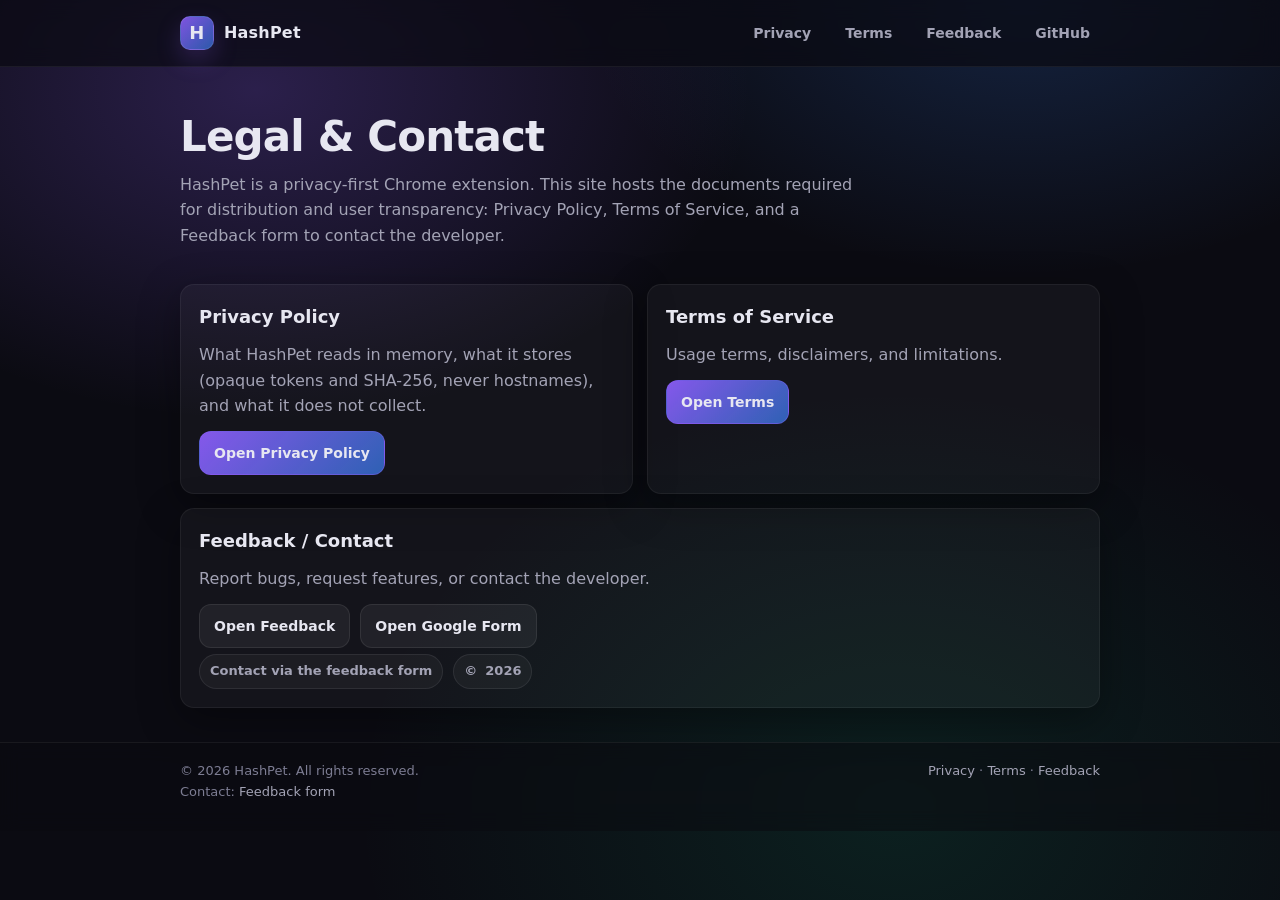
<file: index.html>
<!doctype html>
<html lang="en">
  <head>
    <meta charset="utf-8" />
    <meta name="viewport" content="width=device-width, initial-scale=1" />
    <meta name="color-scheme" content="dark light" />
    <meta name="theme-color" content="#8b5cf6" />
    <meta
      name="description"
      content="HashPet legal documents and contact link: privacy policy, terms of service, and feedback."
    />
    <title>HashPet — Legal & Contact</title>
    <link rel="stylesheet" href="assets/styles.css" />
    <script defer src="assets/config.js"></script>
    <script defer src="assets/app.js"></script>
  </head>
  <body>
    <a class="skip-link" href="#content">Skip to content</a>

    <header class="site-header">
      <div class="container header-inner">
        <a class="brand" href="./">
          <span class="brand-mark" aria-hidden="true"><span>H</span></span>
          <span>HashPet</span>
        </a>
        <nav class="nav" aria-label="Primary navigation">
          <a href="privacy/">Privacy</a>
          <a href="terms/">Terms</a>
          <a href="feedback/">Feedback</a>
          <a data-repo-link href="#" rel="noopener noreferrer" target="_blank">GitHub</a>
        </nav>
      </div>
    </header>

    <main id="content" class="container">
      <section class="hero">
        <h1>Legal & Contact</h1>
        <p>
          HashPet is a privacy-first Chrome extension. This site hosts the documents required for distribution and user
          transparency: Privacy Policy, Terms of Service, and a Feedback form to contact the developer.
        </p>
      </section>

      <section class="grid" aria-label="Quick links">
        <article class="card span-6">
          <div class="card-inner">
            <h2>Privacy Policy</h2>
            <p>What HashPet reads in memory, what it stores (opaque tokens and SHA-256, never hostnames), and what it does not collect.</p>
            <div class="buttons">
              <a class="btn primary" href="privacy/">Open Privacy Policy</a>
            </div>
          </div>
        </article>

        <article class="card span-6">
          <div class="card-inner">
            <h2>Terms of Service</h2>
            <p>Usage terms, disclaimers, and limitations.</p>
            <div class="buttons">
              <a class="btn primary" href="terms/">Open Terms</a>
            </div>
          </div>
        </article>

        <article class="card">
          <div class="card-inner">
            <h2>Feedback / Contact</h2>
            <p>Report bugs, request features, or contact the developer.</p>
            <div class="buttons">
              <a class="btn" href="feedback/">Open Feedback</a>
              <a class="btn" data-feedback-link href="#" rel="noopener noreferrer" target="_blank">Open Google Form</a>
            </div>
            <div class="meta">
              <span class="badge">Contact via the feedback form</span>
              <span class="badge">© <span data-year></span></span>
            </div>
          </div>
        </article>
      </section>
    </main>

    <footer class="site-footer">
      <div class="container footer-inner">
        <div>
          © <span data-year></span> HashPet. All rights reserved.
          <div class="muted">Contact: <a href="feedback/">Feedback form</a></div>
        </div>
        <div>
          <a href="privacy/">Privacy</a> · <a href="terms/">Terms</a> · <a href="feedback/">Feedback</a>
        </div>
      </div>
    </footer>
  </body>
</html>
</file>
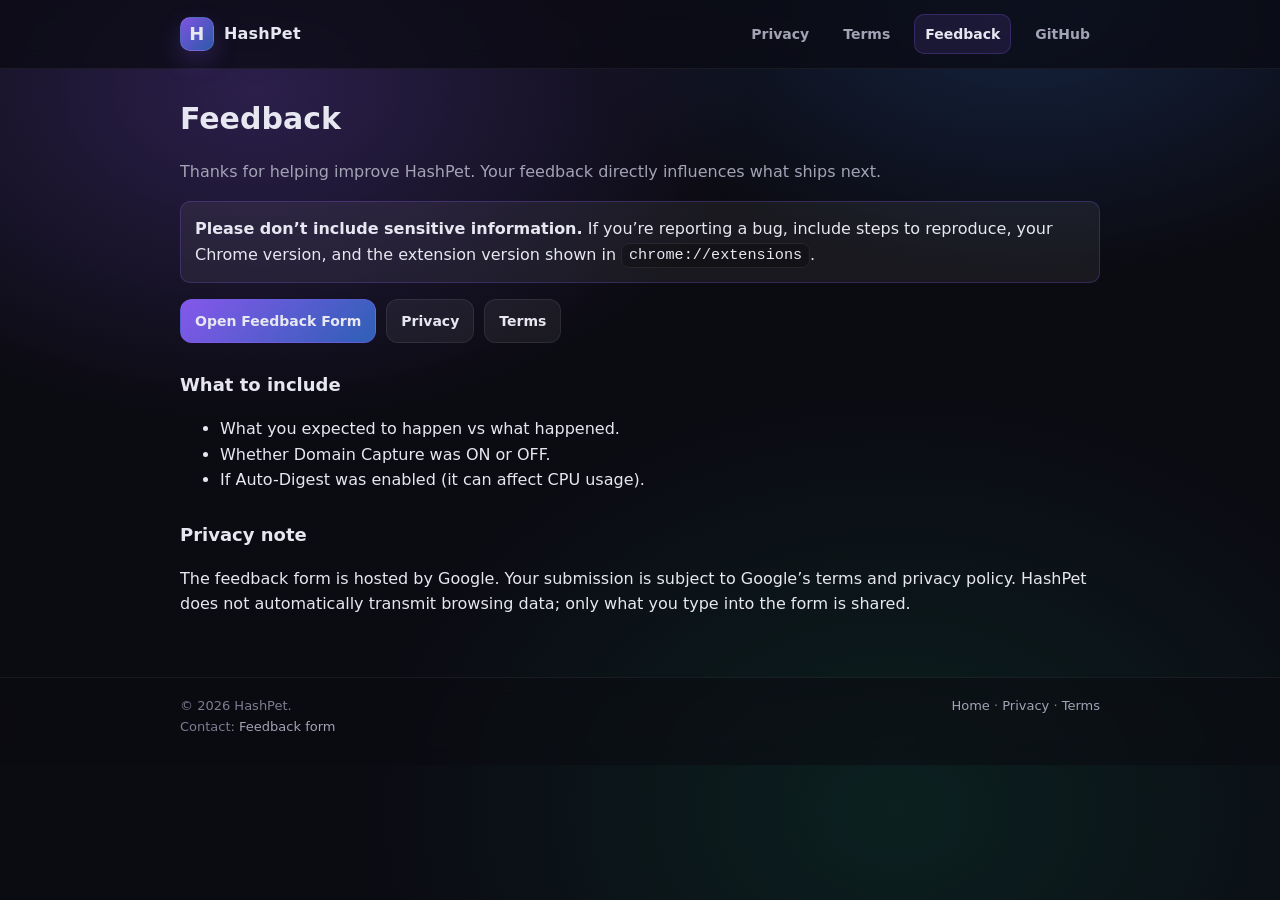
<file: feedback/index.html>
<!doctype html>
<html lang="en">
  <head>
    <meta charset="utf-8" />
    <meta name="viewport" content="width=device-width, initial-scale=1" />
    <meta name="color-scheme" content="dark light" />
    <meta name="theme-color" content="#8b5cf6" />
    <meta name="description" content="Send feedback for HashPet." />
    <title>HashPet — Feedback</title>
    <link rel="stylesheet" href="../assets/styles.css" />
    <script defer src="../assets/config.js"></script>
    <script defer src="../assets/app.js"></script>
  </head>
  <body>
    <a class="skip-link" href="#content">Skip to content</a>

    <header class="site-header">
      <div class="container header-inner">
        <a class="brand" href="../">
          <span class="brand-mark" aria-hidden="true"><span>H</span></span>
          <span>HashPet</span>
        </a>
        <nav class="nav" aria-label="Primary navigation">
          <a href="../privacy/">Privacy</a>
          <a href="../terms/">Terms</a>
          <a href="./" aria-current="page">Feedback</a>
          <a data-repo-link href="#" rel="noopener noreferrer" target="_blank">GitHub</a>
        </nav>
      </div>
    </header>

    <main id="content" class="container legal">
      <h1>Feedback</h1>
      <p class="lede">Thanks for helping improve HashPet. Your feedback directly influences what ships next.</p>

      <div class="callout">
        <strong>Please don’t include sensitive information.</strong> If you’re reporting a bug, include steps to reproduce,
        your Chrome version, and the extension version shown in <code>chrome://extensions</code>.
      </div>

      <div class="buttons">
        <a class="btn primary" data-feedback-link href="#" rel="noopener noreferrer" target="_blank">Open Feedback Form</a>
        <a class="btn" href="../privacy/">Privacy</a>
        <a class="btn" href="../terms/">Terms</a>
      </div>

      <h2>What to include</h2>
      <ul>
        <li>What you expected to happen vs what happened.</li>
        <li>Whether Domain Capture was ON or OFF.</li>
        <li>If Auto-Digest was enabled (it can affect CPU usage).</li>
      </ul>

      <h2>Privacy note</h2>
      <p>
        The feedback form is hosted by Google. Your submission is subject to Google’s terms and privacy policy. HashPet does
        not automatically transmit browsing data; only what you type into the form is shared.
      </p>
    </main>

    <footer class="site-footer">
      <div class="container footer-inner">
        <div>
          © <span data-year></span> HashPet.
          <div class="muted">Contact: <a data-feedback-link href="#" rel="noopener noreferrer" target="_blank">Feedback form</a></div>
        </div>
        <div>
          <a href="../">Home</a> · <a href="../privacy/">Privacy</a> · <a href="../terms/">Terms</a>
        </div>
      </div>
    </footer>
  </body>
</html>
</file>
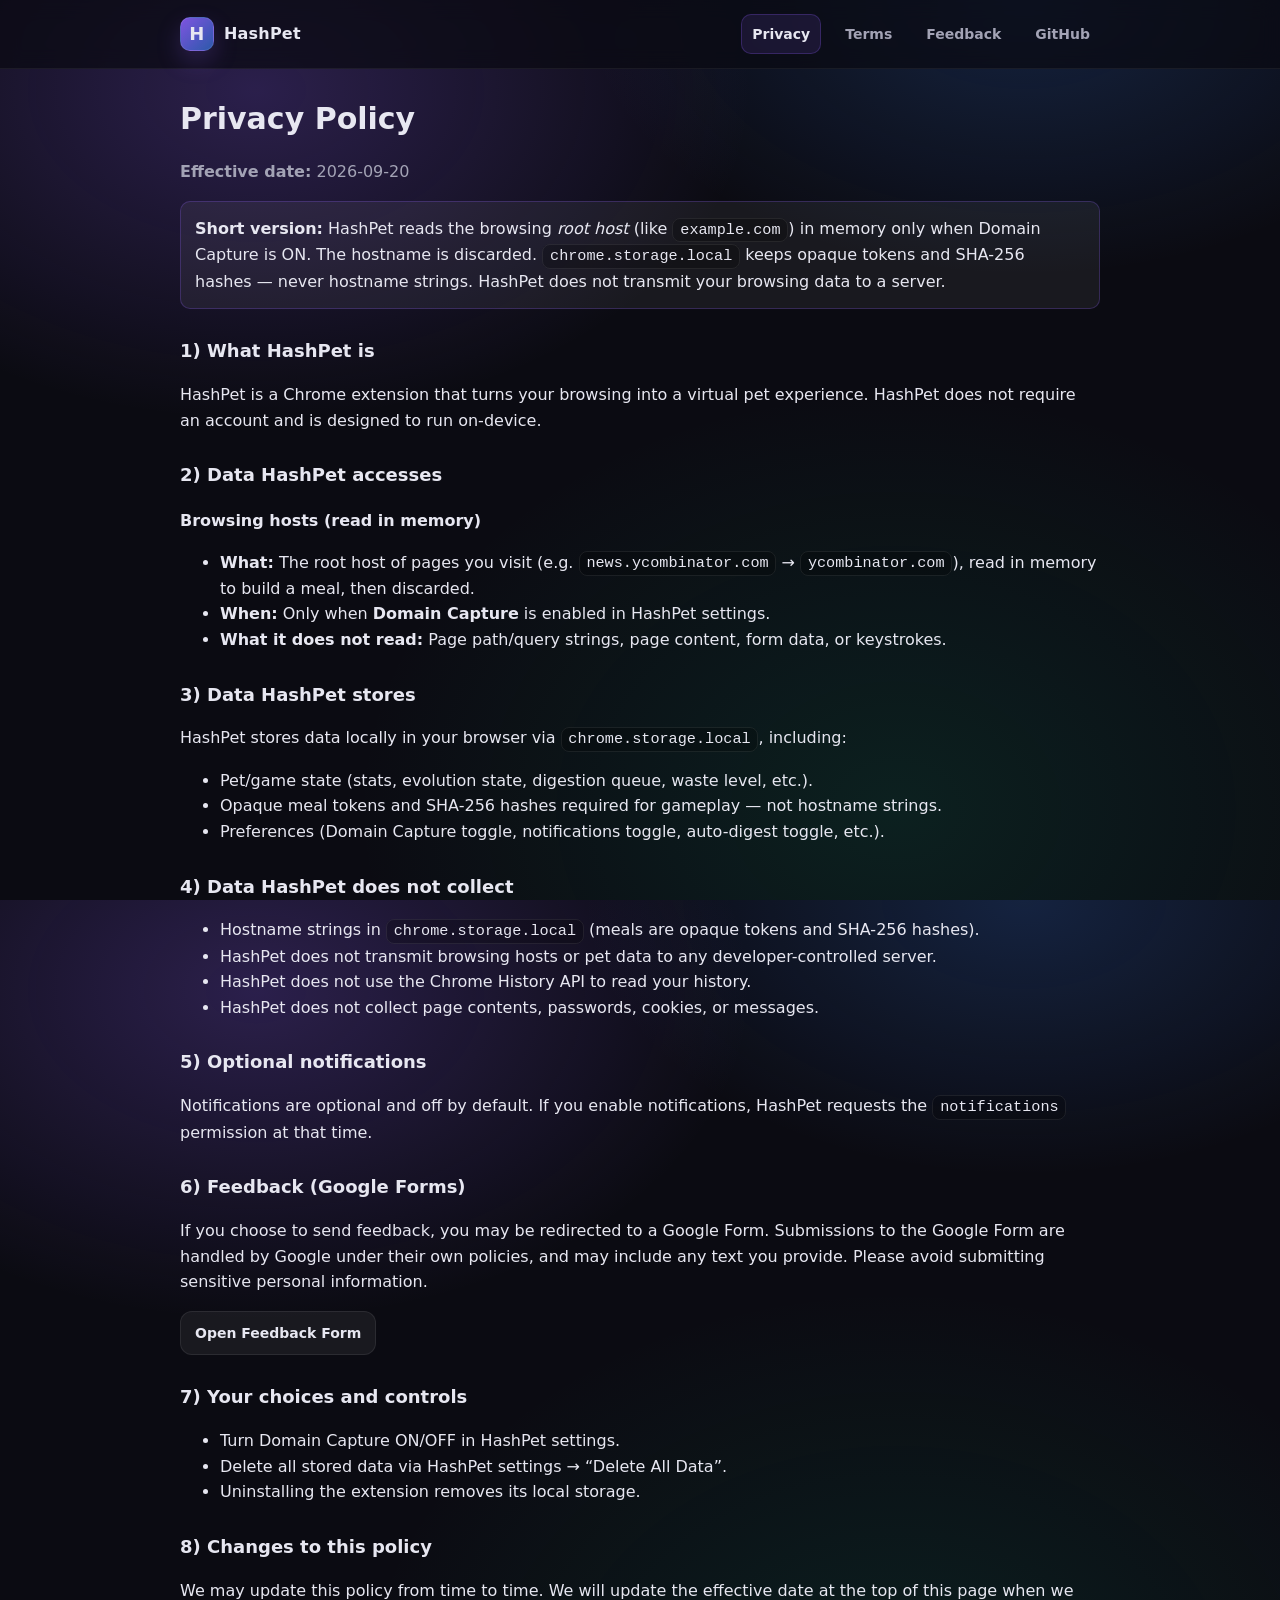
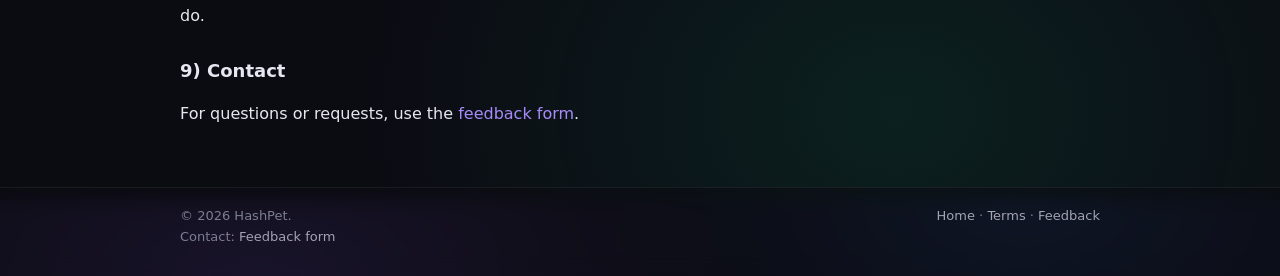
<file: privacy/index.html>
<!doctype html>
<html lang="en">
  <head>
    <meta charset="utf-8" />
    <meta name="viewport" content="width=device-width, initial-scale=1" />
    <meta name="color-scheme" content="dark light" />
    <meta name="theme-color" content="#8b5cf6" />
    <meta name="description" content="HashPet Privacy Policy." />
    <title>HashPet — Privacy Policy</title>
    <link rel="stylesheet" href="../assets/styles.css" />
    <script defer src="../assets/config.js"></script>
    <script defer src="../assets/app.js"></script>
  </head>
  <body>
    <a class="skip-link" href="#content">Skip to content</a>

    <header class="site-header">
      <div class="container header-inner">
        <a class="brand" href="../">
          <span class="brand-mark" aria-hidden="true"><span>H</span></span>
          <span>HashPet</span>
        </a>
        <nav class="nav" aria-label="Primary navigation">
          <a href="./" aria-current="page">Privacy</a>
          <a href="../terms/">Terms</a>
          <a href="../feedback/">Feedback</a>
          <a data-repo-link href="#" rel="noopener noreferrer" target="_blank">GitHub</a>
        </nav>
      </div>
    </header>

    <main id="content" class="container legal">
      <h1>Privacy Policy</h1>
      <p class="lede">
        <strong>Effective date:</strong> 2026-09-20
      </p>

      <div class="callout">
        <strong>Short version:</strong> HashPet reads the browsing <em>root host</em> (like <code>example.com</code>)
        in memory only when Domain Capture is ON. The hostname is discarded. <code>chrome.storage.local</code> keeps
        opaque tokens and SHA-256 hashes — never hostname strings. HashPet does not transmit your browsing data to a server.
      </div>

      <h2>1) What HashPet is</h2>
      <p>
        HashPet is a Chrome extension that turns your browsing into a virtual pet experience. HashPet does not require an
        account and is designed to run on-device.
      </p>

      <h2>2) Data HashPet accesses</h2>
      <h3>Browsing hosts (read in memory)</h3>
      <ul>
        <li>
          <strong>What:</strong> The root host of pages you visit (e.g. <code>news.ycombinator.com</code> →
          <code>ycombinator.com</code>), read in memory to build a meal, then discarded.
        </li>
        <li><strong>When:</strong> Only when <strong>Domain Capture</strong> is enabled in HashPet settings.</li>
        <li><strong>What it does not read:</strong> Page path/query strings, page content, form data, or keystrokes.</li>
      </ul>

      <h2>3) Data HashPet stores</h2>
      <p>HashPet stores data locally in your browser via <code>chrome.storage.local</code>, including:</p>
      <ul>
        <li>Pet/game state (stats, evolution state, digestion queue, waste level, etc.).</li>
        <li>Opaque meal tokens and SHA-256 hashes required for gameplay — not hostname strings.</li>
        <li>Preferences (Domain Capture toggle, notifications toggle, auto-digest toggle, etc.).</li>
      </ul>

      <h2>4) Data HashPet does not collect</h2>
      <ul>
        <li>Hostname strings in <code>chrome.storage.local</code> (meals are opaque tokens and SHA-256 hashes).</li>
        <li>HashPet does not transmit browsing hosts or pet data to any developer-controlled server.</li>
        <li>HashPet does not use the Chrome History API to read your history.</li>
        <li>HashPet does not collect page contents, passwords, cookies, or messages.</li>
      </ul>

      <h2>5) Optional notifications</h2>
      <p>
        Notifications are optional and off by default. If you enable notifications, HashPet requests the
        <code>notifications</code> permission at that time.
      </p>

      <h2>6) Feedback (Google Forms)</h2>
      <p>
        If you choose to send feedback, you may be redirected to a Google Form. Submissions to the Google Form are
        handled by Google under their own policies, and may include any text you provide. Please avoid submitting
        sensitive personal information.
      </p>
      <div class="buttons">
        <a class="btn" data-feedback-link href="#" rel="noopener noreferrer" target="_blank">Open Feedback Form</a>
      </div>

      <h2>7) Your choices and controls</h2>
      <ul>
        <li>Turn Domain Capture ON/OFF in HashPet settings.</li>
        <li>Delete all stored data via HashPet settings → “Delete All Data”.</li>
        <li>Uninstalling the extension removes its local storage.</li>
      </ul>

      <h2>8) Changes to this policy</h2>
      <p>
        We may update this policy from time to time. We will update the effective date at the top of this page when we do.
      </p>

      <h2>9) Contact</h2>
      <p>
        For questions or requests, use the <a href="../feedback/">feedback form</a>.
      </p>
    </main>

    <footer class="site-footer">
      <div class="container footer-inner">
        <div>
          © <span data-year></span> HashPet.
          <div class="muted">Contact: <a href="../feedback/">Feedback form</a></div>
        </div>
        <div>
          <a href="../">Home</a> · <a href="../terms/">Terms</a> · <a href="../feedback/">Feedback</a>
        </div>
      </div>
    </footer>
  </body>
</html>
</file>
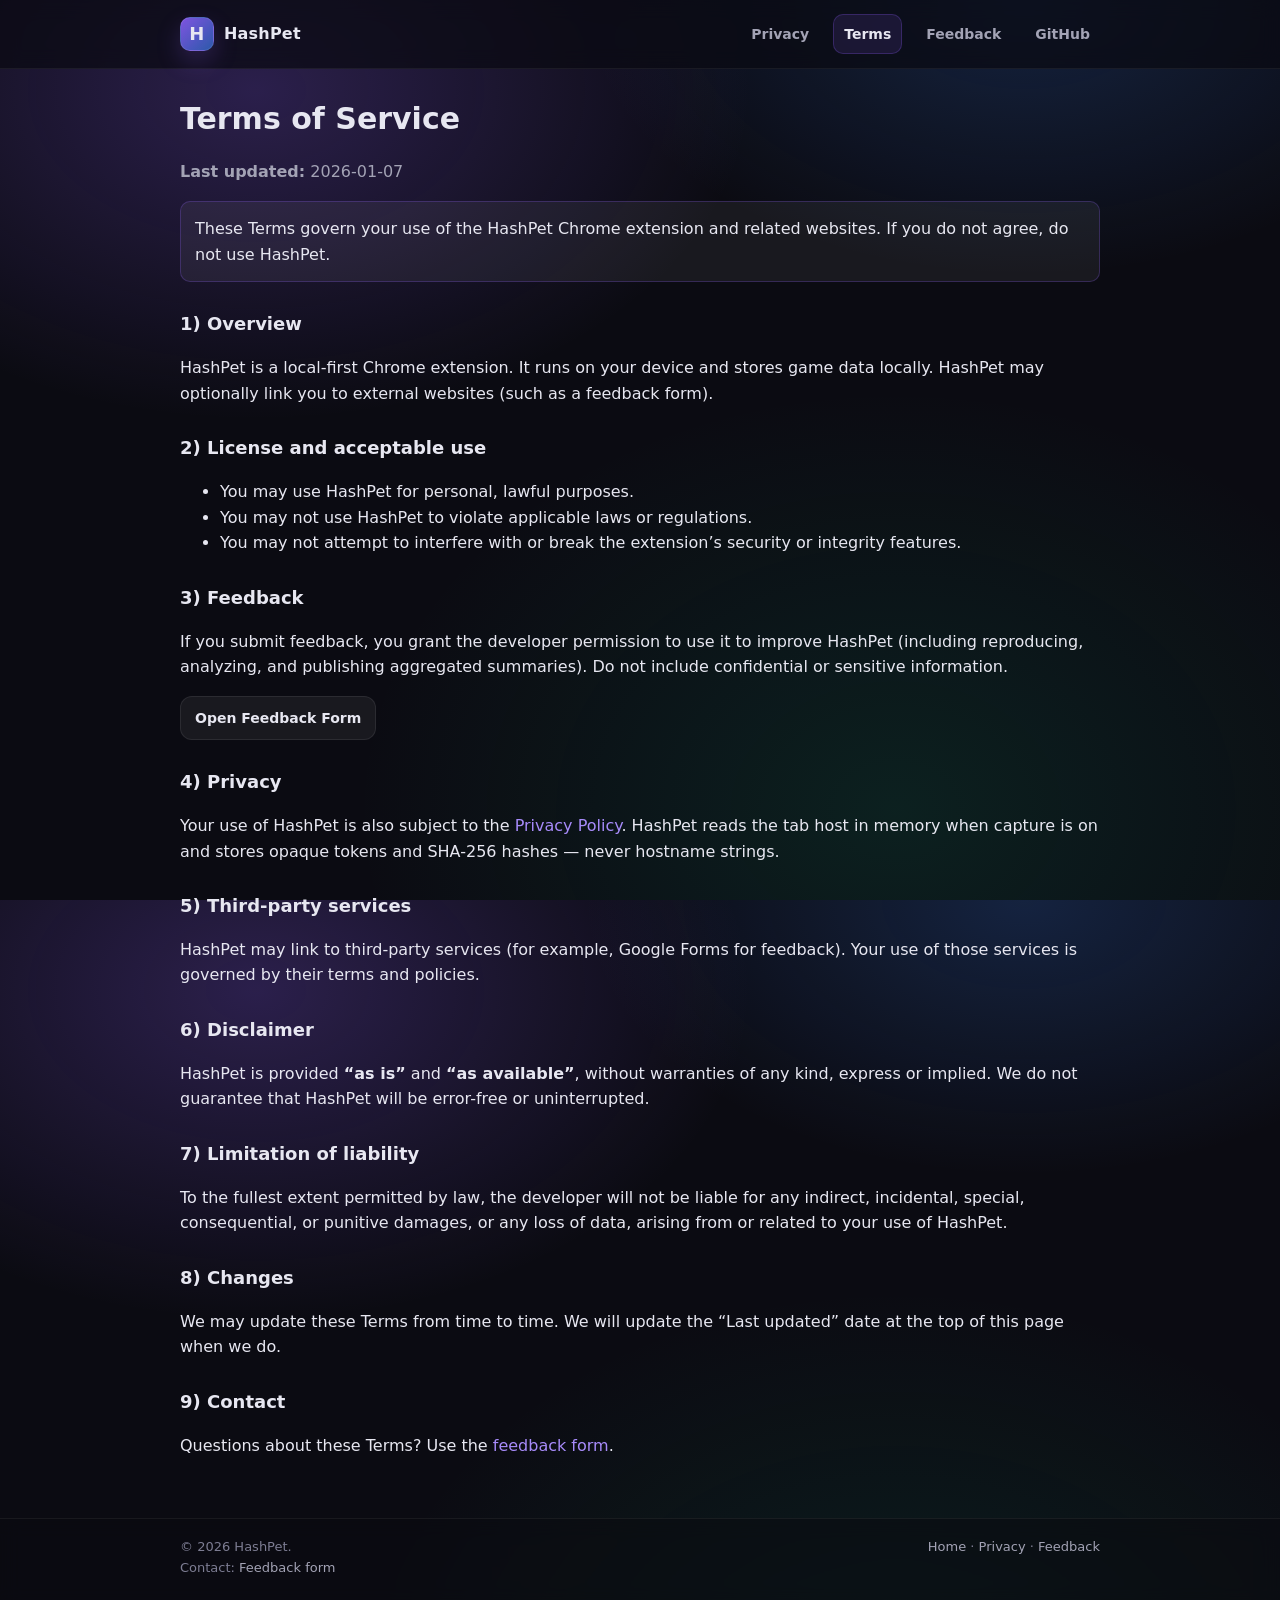
<file: terms/index.html>
<!doctype html>
<html lang="en">
  <head>
    <meta charset="utf-8" />
    <meta name="viewport" content="width=device-width, initial-scale=1" />
    <meta name="color-scheme" content="dark light" />
    <meta name="theme-color" content="#8b5cf6" />
    <meta name="description" content="HashPet Terms of Service." />
    <title>HashPet — Terms of Service</title>
    <link rel="stylesheet" href="../assets/styles.css" />
    <script defer src="../assets/config.js"></script>
    <script defer src="../assets/app.js"></script>
  </head>
  <body>
    <a class="skip-link" href="#content">Skip to content</a>

    <header class="site-header">
      <div class="container header-inner">
        <a class="brand" href="../">
          <span class="brand-mark" aria-hidden="true"><span>H</span></span>
          <span>HashPet</span>
        </a>
        <nav class="nav" aria-label="Primary navigation">
          <a href="../privacy/">Privacy</a>
          <a href="./" aria-current="page">Terms</a>
          <a href="../feedback/">Feedback</a>
          <a data-repo-link href="#" rel="noopener noreferrer" target="_blank">GitHub</a>
        </nav>
      </div>
    </header>

    <main id="content" class="container legal">
      <h1>Terms of Service</h1>
      <p class="lede">
        <strong>Last updated:</strong> 2026-01-07
      </p>

      <div class="callout">
        These Terms govern your use of the HashPet Chrome extension and related websites. If you do not agree, do not use
        HashPet.
      </div>

      <h2>1) Overview</h2>
      <p>
        HashPet is a local-first Chrome extension. It runs on your device and stores game data locally. HashPet may
        optionally link you to external websites (such as a feedback form).
      </p>

      <h2>2) License and acceptable use</h2>
      <ul>
        <li>You may use HashPet for personal, lawful purposes.</li>
        <li>You may not use HashPet to violate applicable laws or regulations.</li>
        <li>You may not attempt to interfere with or break the extension’s security or integrity features.</li>
      </ul>

      <h2>3) Feedback</h2>
      <p>
        If you submit feedback, you grant the developer permission to use it to improve HashPet (including reproducing,
        analyzing, and publishing aggregated summaries). Do not include confidential or sensitive information.
      </p>
      <div class="buttons">
        <a class="btn" data-feedback-link href="#" rel="noopener noreferrer" target="_blank">Open Feedback Form</a>
      </div>

      <h2>4) Privacy</h2>
      <p>
        Your use of HashPet is also subject to the <a href="../privacy/">Privacy Policy</a>. HashPet reads the tab host
        in memory when capture is on and stores opaque tokens and SHA-256 hashes — never hostname strings.
      </p>

      <h2>5) Third-party services</h2>
      <p>
        HashPet may link to third-party services (for example, Google Forms for feedback). Your use of those services is
        governed by their terms and policies.
      </p>

      <h2>6) Disclaimer</h2>
      <p>
        HashPet is provided <strong>“as is”</strong> and <strong>“as available”</strong>, without warranties of any kind,
        express or implied. We do not guarantee that HashPet will be error-free or uninterrupted.
      </p>

      <h2>7) Limitation of liability</h2>
      <p>
        To the fullest extent permitted by law, the developer will not be liable for any indirect, incidental, special,
        consequential, or punitive damages, or any loss of data, arising from or related to your use of HashPet.
      </p>

      <h2>8) Changes</h2>
      <p>
        We may update these Terms from time to time. We will update the “Last updated” date at the top of this page when we
        do.
      </p>

      <h2>9) Contact</h2>
      <p>
        Questions about these Terms? Use the <a href="../feedback/">feedback form</a>.
      </p>
    </main>

    <footer class="site-footer">
      <div class="container footer-inner">
        <div>
          © <span data-year></span> HashPet.
          <div class="muted">Contact: <a href="../feedback/">Feedback form</a></div>
        </div>
        <div>
          <a href="../">Home</a> · <a href="../privacy/">Privacy</a> · <a href="../feedback/">Feedback</a>
        </div>
      </div>
    </footer>
  </body>
</html>
</file>
<file: assets/styles.css>
:root {
  --bg: #0b0b12;
  --card: rgba(255, 255, 255, 0.04);
  --card-2: rgba(255, 255, 255, 0.06);
  --border: rgba(139, 92, 246, 0.25);
  --text: #e7e7f1;
  --muted: #a3a3b5;
  --muted-2: #7d7d93;
  --accent: #8b5cf6;
  --accent-2: #a78bfa;
  --danger: #ef4444;
  --shadow: 0 12px 40px rgba(0, 0, 0, 0.35);
  --radius: 14px;
  --radius-sm: 10px;
  --maxw: 920px;
}

*,
*::before,
*::after {
  box-sizing: border-box;
}

html,
body {
  height: 100%;
}

body {
  margin: 0;
  font-family: ui-sans-serif, system-ui, -apple-system, Segoe UI, Roboto, Helvetica, Arial, "Apple Color Emoji",
    "Segoe UI Emoji";
  background:
    radial-gradient(900px 600px at 20% 10%, rgba(139, 92, 246, 0.25), transparent 55%),
    radial-gradient(800px 500px at 80% 0%, rgba(59, 130, 246, 0.20), transparent 55%),
    radial-gradient(900px 700px at 70% 90%, rgba(16, 185, 129, 0.12), transparent 60%),
    var(--bg);
  color: var(--text);
  line-height: 1.6;
}

a {
  color: var(--accent-2);
  text-decoration: none;
}

a:hover {
  text-decoration: underline;
}

code,
pre {
  font-family: ui-monospace, SFMono-Regular, Menlo, Monaco, Consolas, "Liberation Mono", "Courier New", monospace;
}

code {
  font-size: 0.95em;
  background: rgba(0, 0, 0, 0.25);
  border: 1px solid rgba(255, 255, 255, 0.08);
  padding: 0.15em 0.45em;
  border-radius: 8px;
}

pre {
  background: rgba(0, 0, 0, 0.3);
  border: 1px solid rgba(255, 255, 255, 0.08);
  padding: 14px 16px;
  border-radius: var(--radius-sm);
  overflow: auto;
}

.container {
  width: min(var(--maxw), calc(100% - 40px));
  margin: 0 auto;
}

.skip-link {
  position: absolute;
  left: -9999px;
  top: auto;
  width: 1px;
  height: 1px;
  overflow: hidden;
}

.skip-link:focus {
  left: 16px;
  top: 16px;
  width: auto;
  height: auto;
  padding: 10px 12px;
  background: rgba(0, 0, 0, 0.85);
  border: 1px solid var(--border);
  border-radius: 10px;
  z-index: 9999;
}

.site-header {
  position: sticky;
  top: 0;
  z-index: 20;
  backdrop-filter: blur(10px);
  background: rgba(11, 11, 18, 0.72);
  border-bottom: 1px solid rgba(255, 255, 255, 0.06);
}

.header-inner {
  display: flex;
  align-items: center;
  justify-content: space-between;
  padding: 14px 0;
  gap: 14px;
}

.brand {
  display: inline-flex;
  align-items: center;
  gap: 10px;
  font-weight: 700;
  letter-spacing: 0.2px;
  color: var(--text);
}

.brand-mark {
  width: 34px;
  height: 34px;
  border-radius: 10px;
  background: linear-gradient(135deg, rgba(139, 92, 246, 0.9), rgba(59, 130, 246, 0.65));
  box-shadow: 0 10px 24px rgba(139, 92, 246, 0.22);
  display: inline-flex;
  align-items: center;
  justify-content: center;
  border: 1px solid rgba(255, 255, 255, 0.10);
}

.brand-mark span {
  font-size: 18px;
  line-height: 1;
}

.nav {
  display: flex;
  align-items: center;
  gap: 14px;
  flex-wrap: wrap;
  justify-content: flex-end;
}

.nav a {
  color: var(--muted);
  font-weight: 600;
  font-size: 14px;
  padding: 8px 10px;
  border-radius: 10px;
  transition: background 0.15s ease, color 0.15s ease;
}

.nav a:hover {
  background: rgba(255, 255, 255, 0.06);
  color: var(--text);
  text-decoration: none;
}

.nav a[aria-current="page"] {
  background: rgba(139, 92, 246, 0.12);
  border: 1px solid rgba(139, 92, 246, 0.25);
  color: var(--text);
}

.hero {
  padding: 46px 0 18px;
}

.hero h1 {
  margin: 0 0 10px;
  font-size: clamp(28px, 4vw, 42px);
  line-height: 1.15;
  letter-spacing: -0.02em;
}

.hero p {
  margin: 0;
  color: var(--muted);
  font-size: 16px;
  max-width: 68ch;
}

.grid {
  display: grid;
  grid-template-columns: repeat(12, 1fr);
  gap: 14px;
  padding: 18px 0 34px;
}

.card {
  grid-column: span 12;
  background: var(--card);
  border: 1px solid rgba(255, 255, 255, 0.06);
  border-radius: var(--radius);
  box-shadow: var(--shadow);
  overflow: hidden;
}

.card-inner {
  padding: 18px 18px;
}

.card h2,
.card h3 {
  margin: 0 0 10px;
  font-size: 18px;
}

.card p,
.card li {
  color: var(--muted);
}

.card p {
  margin: 0 0 12px;
}

.card ul {
  margin: 0;
  padding-left: 18px;
}

.card .meta {
  display: flex;
  flex-wrap: wrap;
  gap: 10px;
  color: var(--muted-2);
  font-size: 13px;
  margin-top: 6px;
}

.badge {
  display: inline-flex;
  align-items: center;
  gap: 8px;
  padding: 6px 10px;
  border-radius: 999px;
  border: 1px solid rgba(255, 255, 255, 0.08);
  background: rgba(255, 255, 255, 0.04);
  color: var(--muted);
  font-weight: 600;
  font-size: 13px;
}

.buttons {
  display: flex;
  gap: 10px;
  flex-wrap: wrap;
  margin-top: 12px;
}

.btn {
  display: inline-flex;
  align-items: center;
  justify-content: center;
  gap: 10px;
  border-radius: 12px;
  border: 1px solid rgba(255, 255, 255, 0.08);
  padding: 10px 14px;
  font-weight: 700;
  font-size: 14px;
  background: rgba(255, 255, 255, 0.06);
  color: var(--text);
  text-decoration: none;
  cursor: pointer;
  transition: transform 0.12s ease, background 0.12s ease, border-color 0.12s ease;
}

.btn:hover {
  transform: translateY(-1px);
  background: rgba(255, 255, 255, 0.10);
  border-color: rgba(139, 92, 246, 0.35);
  text-decoration: none;
}

.btn.primary {
  background: linear-gradient(135deg, rgba(139, 92, 246, 0.95), rgba(59, 130, 246, 0.70));
  border-color: rgba(139, 92, 246, 0.35);
}

.btn.primary:hover {
  border-color: rgba(167, 139, 250, 0.7);
}

.legal {
  padding: 26px 0 44px;
}

.legal h1 {
  margin: 0 0 10px;
  font-size: 30px;
}

.legal h2 {
  margin: 28px 0 10px;
  font-size: 18px;
}

.legal h3 {
  margin: 18px 0 8px;
  font-size: 16px;
}

.legal .lede {
  color: var(--muted);
  max-width: 78ch;
}

.legal .callout {
  background: var(--card-2);
  border: 1px solid var(--border);
  padding: 14px 14px;
  border-radius: var(--radius-sm);
  margin: 16px 0;
}

.legal .callout strong {
  color: var(--text);
}

.legal .muted {
  color: var(--muted-2);
}

.site-footer {
  border-top: 1px solid rgba(255, 255, 255, 0.06);
  padding: 18px 0 28px;
  background: rgba(11, 11, 18, 0.55);
  backdrop-filter: blur(10px);
}

.footer-inner {
  display: flex;
  align-items: flex-start;
  justify-content: space-between;
  gap: 14px;
  flex-wrap: wrap;
}

.footer-inner div {
  color: var(--muted-2);
  font-size: 13px;
}

.footer-inner a {
  color: var(--muted);
}

@media (min-width: 860px) {
  .card.span-6 {
    grid-column: span 6;
  }
}

@media (prefers-reduced-motion: reduce) {
  .btn {
    transition: none;
  }

  .btn:hover {
    transform: none;
  }
}
</file>
